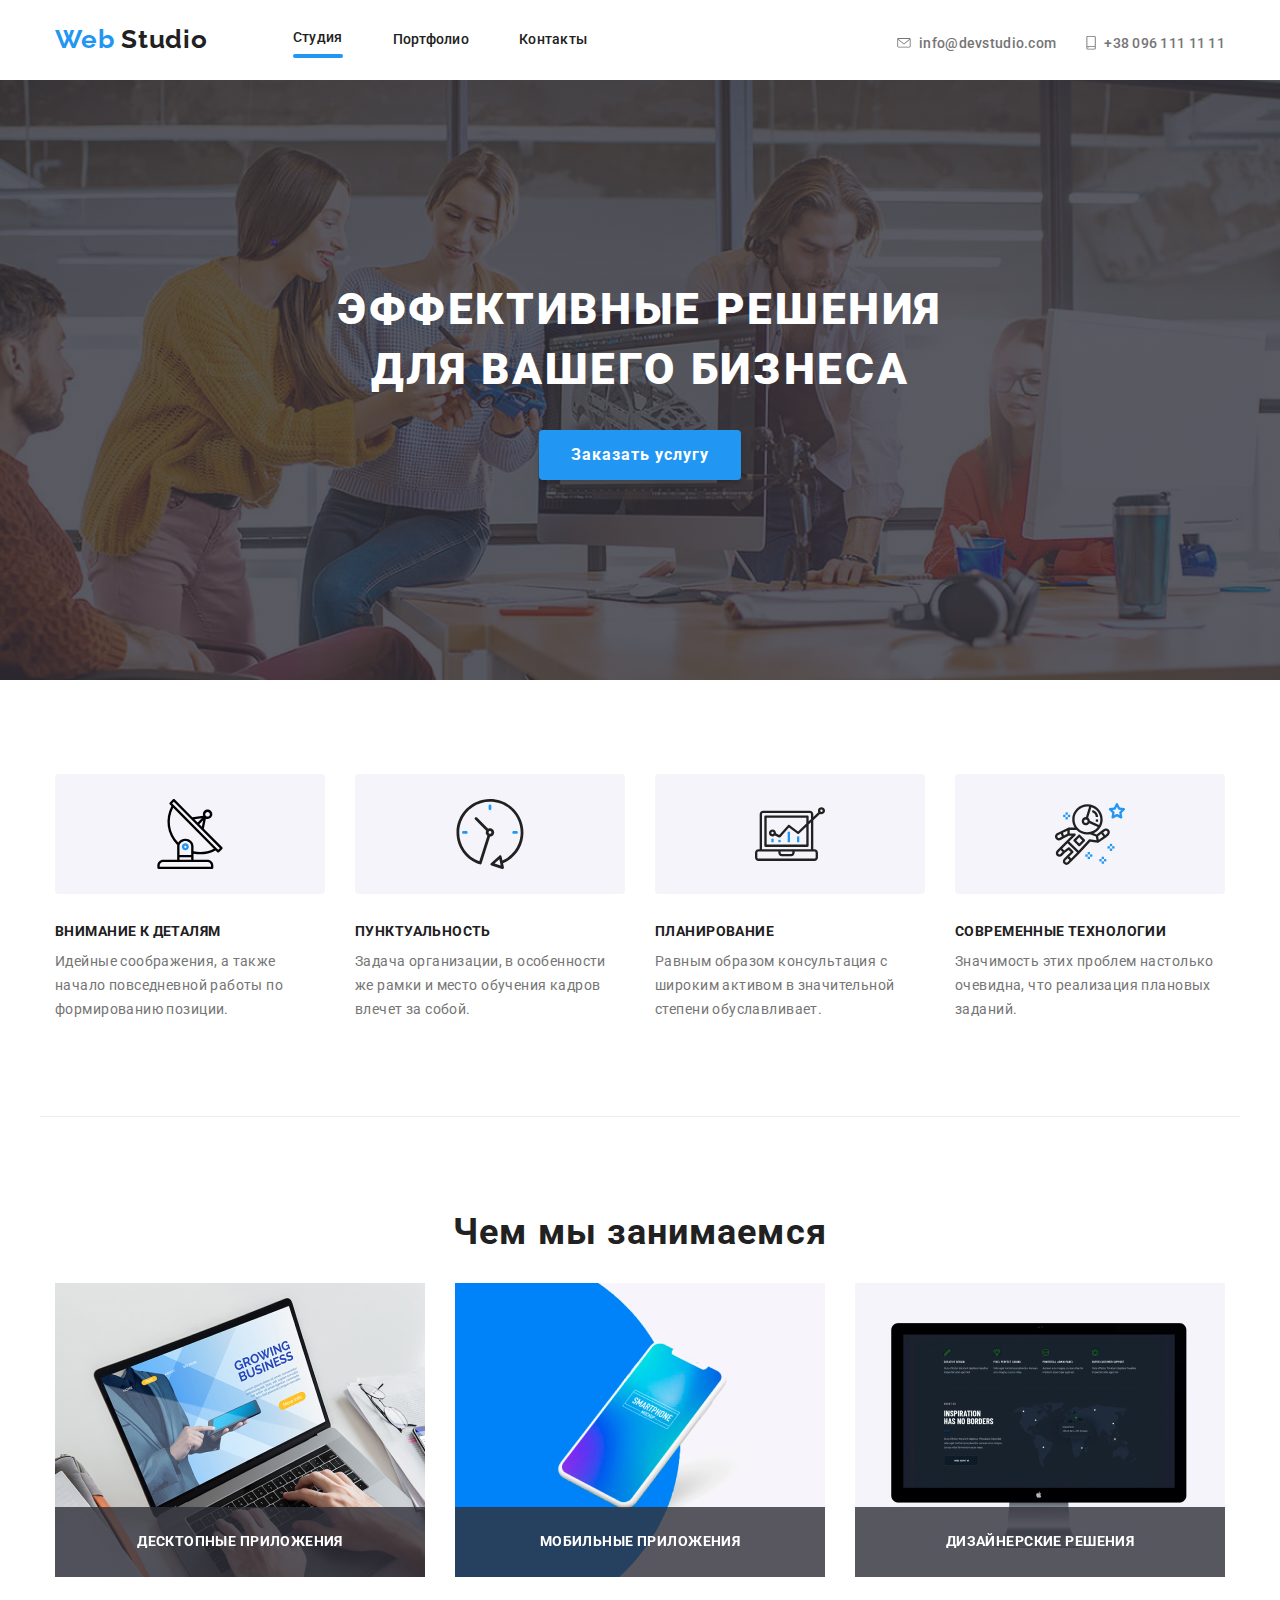
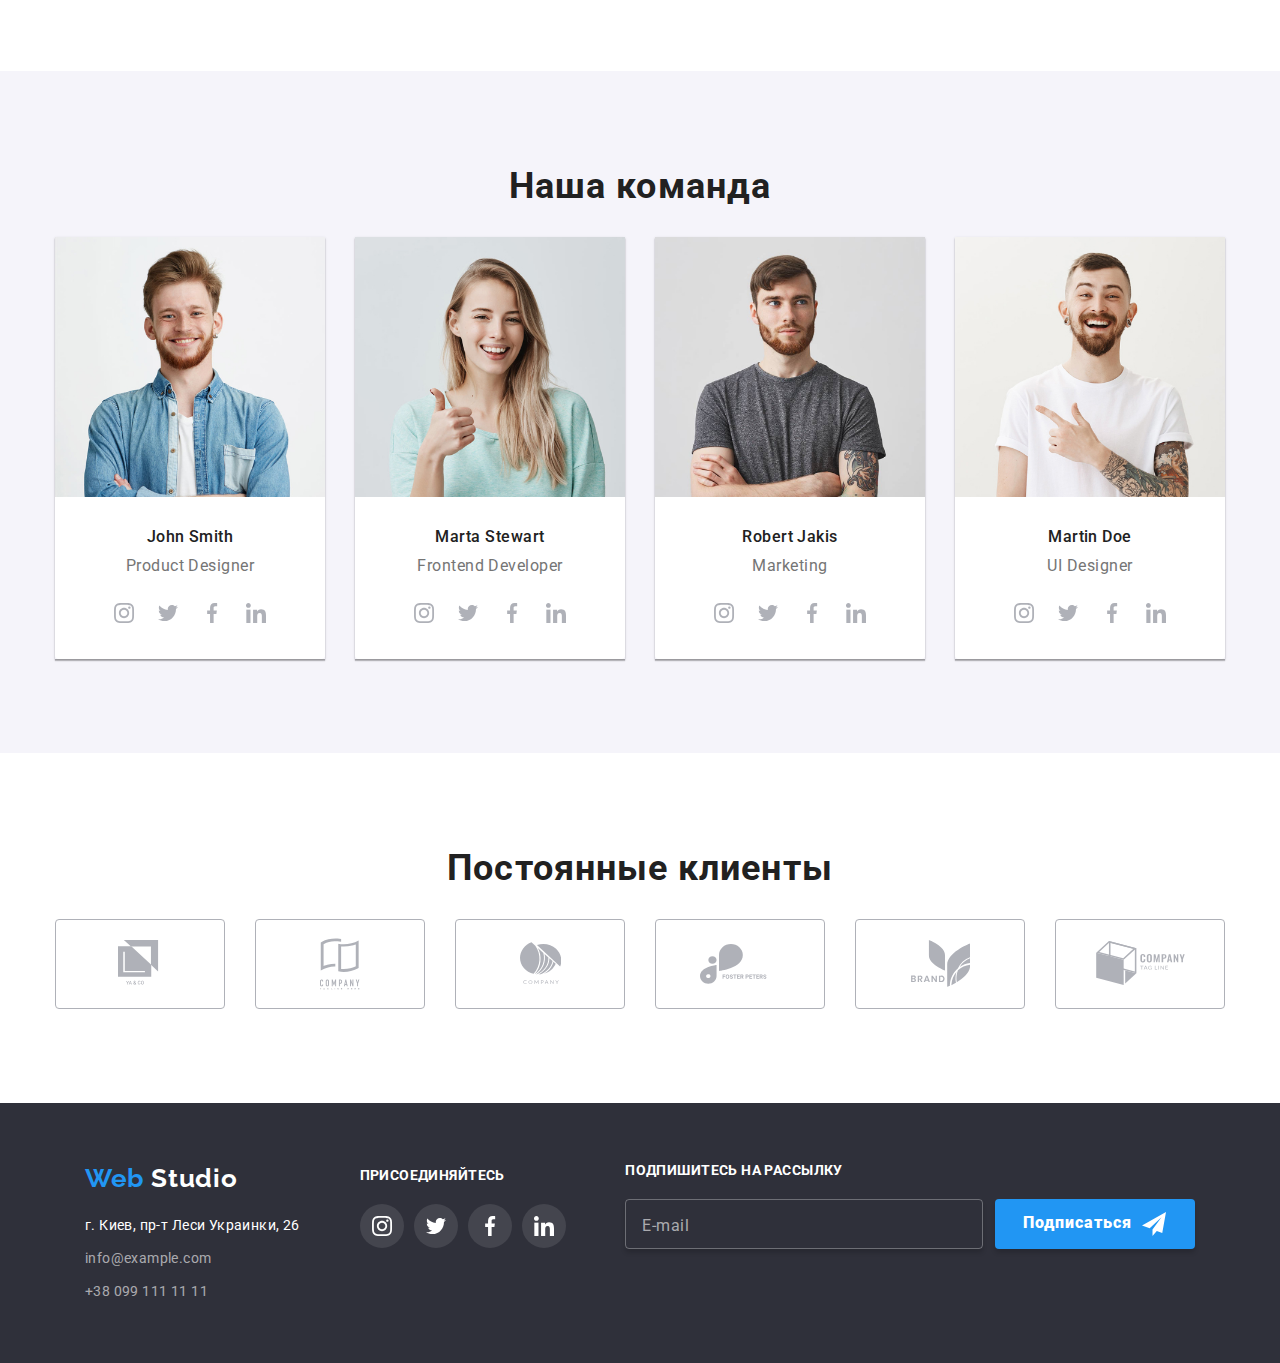
<file: index.html>
<!DOCTYPE html>
<html lang="ru">
  <head>
    <meta charset="UTF-8" />
    <meta name="viewport" content="width=device-width, initial-scale=1.0" />
    <title lang="en">Document</title>
    <link
      href="https://fonts.googleapis.com/css2?family=Raleway:wght@700&family=Roboto:wght@400;500;700;900&display=swap"
      rel="stylesheet"
    />
    <link
      rel="stylesheet"
      href="https://cdnjs.cloudflare.com/ajax/libs/modern-normalize/0.6.0/modern-normalize.min.css"
    />
    <link rel="stylesheet" href="./css/main.min.css" />
  </head>
  <body class="page">
    <!-- Header -->
    <header class="header">
      <div class="container">
        <nav class="header-nav">
          <a href="./index.html" lang="en" class="logo-link"
            ><span>Web&nbsp;</span>Studio</a
          >
        </nav>
        <button
          class="header-button-menu"
          aria-expanded="false"
          aria-controls="menu-container"
          data-menu-button
        >
          <svg
            class="icon"
            aria-label="Переключатель мобильного меню"
            width="40"
            height="40"
          >
            <use href="./images/symbol-defs.svg#close" class="close"></use>
            <use href="./images/symbol-defs.svg#menu" class="menu"></use>
          </svg>
        </button>
        <div class="mobile-menu" data-menu>
          <ul class="site-nav list">
            <li class="item">
              <a
                href="./index.html"
                class="link active-link-studio current header-font"
                >Студия</a
              >
            </li>
            <li class="item">
              <a
                href="./portfolio.html"
                class="link active-link-portfolio header-font"
                >Портфолио</a
              >
            </li>
            <li class="item">
              <a href="" class="link active-link-contacts header-font"
                >Контакты</a
              >
            </li>
          </ul>

          <ul class="auth-nav list">
            <li class="item">
              <a
                href="mailto:info@devstudio.com"
                class="link mail-icon header-font"
                ><svg class="envelope-icon-sprite" width="16" height="11">
                  <use href="./images/symbol-defs.svg#envelope"></use>
                </svg>
                info@devstudio.com</a
              >
            </li>
            <li class="item">
              <a href="tel:+380961111111" class="link phone-icon header-font"
                ><svg class="smartphone-icon-sprite" width="11" height="16">
                  <use href="./images/symbol-defs.svg#smartphone"></use>
                </svg>
                +38 096 111 11 11</a
              >
            </li>
          </ul>
        </div>
      </div>
    </header>
    <!-- Main section -->
    <main>
      <section class="hero">
        <div class="overlay">
          <h1 class="hero-title">
            Эффективные решения <br />
            для вашего бизнеса
          </h1>
          <div class="around-button-hero">
            <button data-open-modal class="button-hero">Заказать услугу</button>
          </div>
          <div class="backdrop is-hidden" data-backdrop>
            <div class="modal">
              <button data-close-modal type="button" class="modal-close">
                <svg class="modal-close-icon" width="18" height="18">
                  <use href="./images/symbol-defs.svg#close-cross"></use>
                </svg>
              </button>
              <div class="relative">
                <b class="form-title"
                  >Оставьте свои данные, мы вам перезвоним</b
                >
                <form action="./index.html" autocomplete="off">
                  <ul class="form-list list">
                    <li class="item">
                      <label class="form-field">
                        <input
                          type="text"
                          name="name"
                          placeholder=" "
                          class="form-input"
                        />
                        <span class="form-label">Имя</span>
                        <span>
                          <svg class="icon">
                            <use
                              href="./images/symbol-defs.svg#form-person"
                            ></use>
                          </svg>
                        </span>
                      </label>
                    </li>
                    <li class="item">
                      <label class="form-field">
                        <input
                          type="tel"
                          name="phone"
                          placeholder=" "
                          class="form-input"
                        />
                        <span class="form-label">Телефон</span>
                        <span>
                          <svg class="icon">
                            <use
                              href="./images/symbol-defs.svg#form-phone"
                            ></use>
                          </svg>
                        </span>
                      </label>
                    </li>
                    <li class="item">
                      <label class="form-field">
                        <input
                          type="email"
                          name="email"
                          placeholder=" "
                          class="form-input"
                        />
                        <span class="form-label">Почта</span>
                        <span>
                          <svg class="icon">
                            <use
                              href="./images/symbol-defs.svg#form-email"
                            ></use>
                          </svg>
                        </span>
                      </label>
                    </li>
                    <li>
                      <label class="form-field-textarea">
                        <textarea
                          name="comment"
                          rows="6"
                          placeholder=" "
                          class="form-textarea"
                        ></textarea>
                        <span class="textarea-label-comment">Комментарий</span>
                      </label>
                    </li>
                  </ul>
                  <div class="form-caption">
                    <label for="agreement" class="form-agreement-label">
                      <input
                        type="checkbox"
                        name="agreement"
                        id="agreement"
                        class="form-agreement-input"
                      />
                      <span class="form-agreement-icon">
                        <svg class="form-agreement-svg">
                          <use
                            href="./images/symbol-defs.svg#empty-checkbox"
                          ></use>
                        </svg>
                      </span>
                      <span class="form-agreement-text">
                        Соглашаюсь с рассылкой и принимаю&nbsp;
                        <a href="./index.html" class="form-agreement-link"
                          >Условия договора</a
                        >
                      </span>
                    </label>
                  </div>
                  <button class="form-button-send" type="button">
                    Отправить
                  </button>
                </form>
              </div>
            </div>
          </div>
        </div>
      </section>
      <!-- Information about the project -->
      <section class="our-features">
        <h2 class="visually-hidden">Наши преимущества</h2>
        <div class="container">
          <ul class="list">
            <li class="item">
              <div class="interactive-pic">
                <svg
                  class="features-antenna-icon-sprite"
                  width="70"
                  height="70"
                >
                  <use href="./images/symbol-defs.svg#Vector"></use>
                </svg>
              </div>
              <h3 class="title">Внимание к деталям</h3>
              <p class="text">
                Идейные соображения, а также начало повседневной работы по
                формированию позиции.
              </p>
            </li>
            <li class="item">
              <div class="interactive-pic">
                <svg class="features-clock-icon-sprite" width="70" height="70">
                  <use href="./images/symbol-defs.svg#Vector-2"></use>
                </svg>
              </div>
              <h3 class="title">Пунктуальность</h3>
              <p class="text">
                Задача организации, в особенности же рамки и место обучения
                кадров влечет за собой.
              </p>
            </li>
            <li class="item">
              <div class="interactive-pic">
                <svg class="features-laptop-icon-sprite" width="70" height="70">
                  <use href="./images/symbol-defs.svg#Vector-3"></use>
                </svg>
              </div>
              <h3 class="title">Планирование</h3>
              <p class="text">
                Равным образом консультация с широким активом в значительной
                степени обуславливает.
              </p>
            </li>
            <li class="item">
              <div class="interactive-pic">
                <svg
                  class="features-astronaut-icon-sprite"
                  width="70"
                  height="70"
                >
                  <use href="./images/symbol-defs.svg#Vector-4"></use>
                </svg>
              </div>
              <h3 class="title">Современные технологии</h3>
              <p class="text">
                Значимость этих проблем настолько очевидна, что реализация
                плановых заданий.
              </p>
            </li>
          </ul>
        </div>
      </section>
      <!-- what we are doing -->
      <section class="our-job">
        <div class="container">
          <h2 class="heading">Чем мы занимаемся</h2>
          <ul class="production list">
            <li class="item">
              <img
                srcset="
                  ./images/about-company/img.jpg    1x,
                  ./images/about-company/img@2x.jpg 2x,
                  ./images/about-company/img@3x.jpg 3x
                "
                src="./images/about-company/img.jpg"
                alt="открытый-ноутбук"
                width="370"
                height="294"
                class="display-block"
              />

              <div class="title-box">
                <h3 class="title bg-color">Десктопные приложения</h3>
              </div>
            </li>
            <li class="item">
              <img
                srcset="
                  ./images/about-company/box.jpg    1x,
                  ./images/about-company/box@2x.jpg 2x,
                  ./images/about-company/box@3x.jpg 3x
                "
                src="./images/about-company/box.jpg"
                alt="смартфон"
                width="370"
                height="294"
                class="display-block"
              />
              <div class="title-box">
                <h3 class="title bg-color">Мобильные приложения</h3>
              </div>
            </li>
            <li class="item">
              <img
                srcset="
                  ./images/about-company/img2.jpg    1x,
                  ./images/about-company/img2@2x.jpg 2x,
                  ./images/about-company/img2@3x.jpg 3x
                "
                src="./images/about-company/img2.jpg"
                alt="вид-компьютера-с-рабочим-столом"
                width="370"
                height="294"
                class="display-block"
              />
              <div class="title-box">
                <h3 class="title bg-color">Дизайнерские решения</h3>
              </div>
            </li>
          </ul>
        </div>
      </section>
      <!-- Our team -->
      <section class="team">
        <div class="container">
          <h2 class="heading">Наша команда</h2>
          <ul class="list">
            <li class="item-box card-shadow">
              <div class="thumb">
                <img
                  srcset="
                    ./images/team-photos/smith.jpg    1x,
                    ./images/team-photos/smith@2x.jpg 2x,
                    ./images/team-photos/smith@3x.jpg 3x
                  "
                  src="./images/team-photos/smith.jpg "
                  alt="фото-дизайнера-продукта-Джон-Смит"
                  class="display-block"
                />
              </div>
              <div class="team-member-description">
                <h3 lang="en" class="name">John Smith</h3>
                <p lang="en" class="profession">Product Designer</p>
                <ul class="social-links list">
                  <li class="item">
                    <a
                      href="https://instagram.com"
                      aria-label="Ссылка на Instagram"
                      class="instagram-icon"
                    >
                      <svg
                        class="team-instagram-icon-sprite"
                        width="44"
                        height="44"
                      >
                        <use href="./images/symbol-defs.svg#instagram"></use>
                      </svg>
                    </a>
                  </li>
                  <li class="item">
                    <a
                      href="https://twitter.com"
                      aria-label="Ссылка на Twitter"
                      class="twitter-icon"
                    >
                      <svg
                        class="team-twitter-icon-sprite"
                        width="44"
                        height="44"
                      >
                        <use href="./images/symbol-defs.svg#twitter"></use>
                      </svg>
                    </a>
                  </li>
                  <li class="item">
                    <a
                      href="https://facebook.com"
                      aria-label="Ссылка на Facebook"
                      class="facebook-icon"
                      ><svg
                        class="team-facebook-icon-sprite"
                        width="44"
                        height="44"
                      >
                        <use href="./images/symbol-defs.svg#facebook"></use>
                      </svg>
                    </a>
                  </li>
                  <li class="item">
                    <a
                      href="https://linkedin.com"
                      aria-label="Ссылка на LinkedIn"
                      class="linkedin-icon"
                      ><svg
                        class="team-linkedin-icon-sprite"
                        width="44"
                        height="44"
                      >
                        <use href="./images/symbol-defs.svg#linkedin"></use>
                      </svg>
                    </a>
                  </li>
                </ul>
              </div>
            </li>
            <li class="item-box card-shadow">
              <div class="thumb">
                <img
                  srcset="
                    ./images/team-photos/stewart.jpg    1x,
                    ./images/team-photos/stewart@2x.jpg 2x,
                    ./images/team-photos/stewart@3x.jpg 3x
                  "
                  src="./images/team-photos/stewart.jpg"
                  alt="фото-разработчика-Марта-Стюарт"
                  class="display-block"
                />
              </div>
              <div class="team-member-description">
                <h3 lang="en" class="name">Marta Stewart</h3>
                <p lang="en" class="profession">Frontend Developer</p>
                <ul class="social-links list">
                  <li class="item">
                    <a
                      href="https://instagram.com"
                      aria-label="Ссылка на Instagram"
                      class="instagram-icon"
                    >
                      <svg
                        class="team-instagram-icon-sprite"
                        width="44"
                        height="44"
                      >
                        <use href="./images/symbol-defs.svg#instagram"></use>
                      </svg>
                    </a>
                  </li>
                  <li class="item">
                    <a
                      href="https://twitter.com"
                      aria-label="Ссылка на Twitter"
                      class="twitter-icon"
                    >
                      <svg
                        class="team-twitter-icon-sprite"
                        width="44"
                        height="44"
                      >
                        <use href="./images/symbol-defs.svg#twitter"></use>
                      </svg>
                    </a>
                  </li>
                  <li class="item">
                    <a
                      href="https://facebook.com"
                      aria-label="Ссылка на Facebook"
                      class="facebook-icon"
                      ><svg
                        class="team-facebook-icon-sprite"
                        width="44"
                        height="44"
                      >
                        <use href="./images/symbol-defs.svg#facebook"></use>
                      </svg>
                    </a>
                  </li>
                  <li class="item">
                    <a
                      href="https://linkedin.com"
                      aria-label="Ссылка на LinkedIn"
                      class="linkedin-icon"
                      ><svg
                        class="team-linkedin-icon-sprite"
                        width="44"
                        height="44"
                      >
                        <use href="./images/symbol-defs.svg#linkedin"></use>
                      </svg>
                    </a>
                  </li>
                </ul>
              </div>
            </li>
            <li class="item-box card-shadow">
              <div class="thumb">
                <img
                  srcset="
                    ./images/team-photos/jakis.jpg    1x,
                    ./images/team-photos/jakis@2x.jpg 2x,
                    ./images/team-photos/jakis@3x.jpg 3x
                  "
                  src="./images/team-photos/jakis.jpg"
                  alt="фото-специалиста-по-маркетингу-Роберт-Джакис"
                  class="display-block"
                />
              </div>
              <div class="team-member-description">
                <h3 lang="en" class="name">Robert Jakis</h3>
                <p lang="en" class="profession">Marketing</p>
                <ul class="social-links list">
                  <li class="item">
                    <a
                      href="https://instagram.com"
                      aria-label="Ссылка на Instagram"
                      class="instagram-icon"
                    >
                      <svg
                        class="team-instagram-icon-sprite"
                        width="44"
                        height="44"
                      >
                        <use href="./images/symbol-defs.svg#instagram"></use>
                      </svg>
                    </a>
                  </li>
                  <li class="item">
                    <a
                      href="https://twitter.com"
                      aria-label="Ссылка на Twitter"
                      class="twitter-icon"
                    >
                      <svg
                        class="team-twitter-icon-sprite"
                        width="44"
                        height="44"
                      >
                        <use href="./images/symbol-defs.svg#twitter"></use>
                      </svg>
                    </a>
                  </li>
                  <li class="item">
                    <a
                      href="https://facebook.com"
                      aria-label="Ссылка на Facebook"
                      class="facebook-icon"
                      ><svg
                        class="team-facebook-icon-sprite"
                        width="44"
                        height="44"
                      >
                        <use href="./images/symbol-defs.svg#facebook"></use>
                      </svg>
                    </a>
                  </li>
                  <li class="item">
                    <a
                      href="https://linkedin.com"
                      aria-label="Ссылка на LinkedIn"
                      class="linkedin-icon"
                      ><svg
                        class="team-linkedin-icon-sprite"
                        width="44"
                        height="44"
                      >
                        <use href="./images/symbol-defs.svg#linkedin"></use>
                      </svg>
                    </a>
                  </li>
                </ul>
              </div>
            </li>
            <li class="item-box card-shadow">
              <div class="thumb">
                <img
                  srcset="
                    ./images/team-photos/doe.jpg    1x,
                    ./images/team-photos/doe@2x.jpg 2x,
                    ./images/team-photos/doe@3x.jpg 3x
                  "
                  src="./images/team-photos/doe.jpg"
                  alt="фото-дизайнера-Мартин-До"
                  class="display-block"
                />
              </div>
              <div class="team-member-description">
                <h3 lang="en" class="name">Martin Doe</h3>
                <p lang="en" class="profession">UI Designer</p>
                <ul class="social-links list">
                  <li class="item">
                    <a
                      href="https://instagram.com"
                      aria-label="Ссылка на Instagram"
                      class="instagram-icon"
                    >
                      <svg
                        class="team-instagram-icon-sprite"
                        width="44"
                        height="44"
                      >
                        <use href="./images/symbol-defs.svg#instagram"></use>
                      </svg>
                    </a>
                  </li>
                  <li class="item">
                    <a
                      href="https://twitter.com"
                      aria-label="Ссылка на Twitter"
                      class="twitter-icon"
                    >
                      <svg
                        class="team-twitter-icon-sprite"
                        width="44"
                        height="44"
                      >
                        <use href="./images/symbol-defs.svg#twitter"></use>
                      </svg>
                    </a>
                  </li>
                  <li class="item">
                    <a
                      href="https://facebook.com"
                      aria-label="Ссылка на Facebook"
                      class="facebook-icon"
                      ><svg
                        class="team-facebook-icon-sprite"
                        width="44"
                        height="44"
                      >
                        <use href="./images/symbol-defs.svg#facebook"></use>
                      </svg>
                    </a>
                  </li>
                  <li class="item">
                    <a
                      href="https://linkedin.com"
                      aria-label="Ссылка на LinkedIn"
                      class="linkedin-icon"
                      ><svg
                        class="team-linkedin-icon-sprite"
                        width="44"
                        height="44"
                      >
                        <use href="./images/symbol-defs.svg#linkedin"></use>
                      </svg>
                    </a>
                  </li>
                </ul>
              </div>
            </li>
          </ul>
        </div>
      </section>
      <!-- Our clients -->
      <section class="our-clients">
        <div class="container">
          <h2 class="heading">Постоянные клиенты</h2>
          <ul class="list">
            <li class="item">
              <a href="" class="link"
                ><svg class="client-yaco-icon-sprite" width="44" height="49">
                  <use href="./images/symbol-defs.svg#client-yaco"></use>
                </svg>
              </a>
            </li>
            <li class="item">
              <a href="" class="link"
                ><svg class="client-tagline-icon-sprite" width="40" height="52">
                  <use
                    href="./images/symbol-defs.svg#client-company-tagline"
                  ></use>
                </svg>
              </a>
            </li>
            <li class="item">
              <a href="" class="link"
                ><svg class="client-company-icon-sprite" width="41" height="43">
                  <use href="./images/symbol-defs.svg#client-company"></use>
                </svg>
              </a>
            </li>
            <li class="item">
              <a href="" class="link"
                ><svg class="client-foster-icon-sprite" width="80" height="42">
                  <use
                    href="./images/symbol-defs.svg#client-foster-peters"
                  ></use>
                </svg>
              </a>
            </li>
            <li class="item">
              <a href="" class="link"
                ><svg class="client-brand-icon-sprite" width="59" height="47">
                  <use href="./images/symbol-defs.svg#client-brand"></use>
                </svg>
              </a>
            </li>
            <li class="item">
              <a href="" class="link"
                ><svg class="client-cube-icon-sprite" width="89" height="45">
                  <use
                    href="./images/symbol-defs.svg#client-company-cube"
                  ></use>
                </svg>
              </a>
            </li>
          </ul>
        </div>
      </section>
    </main>
    <!-- Footer -->
    <footer class="footer">
      <div class="container">
        <div class="footer-main">
          <div class="logo-address">
            <a href="./index.html" lang="en" class="logo-link-footer"
              >Web&nbsp;<span>Studio</span></a
            >
            <address>
              <p class="address">г. Киев, пр-т Леси Украинки, 26</p>
              <ul class="contacts list">
                <li class="item">
                  <a href="mailto:info@example.com" class="footer-contacts"
                    >info@example.com</a
                  >
                </li>
                <li class="item">
                  <a href="tel:+380991111111" class="footer-contacts"
                    >+38 099 111 11 11</a
                  >
                </li>
              </ul>
            </address>
          </div>
          <div class="join-us">
            <p class="title">присоединяйтесь</p>
            <ul class="social-links list">
              <li class="item">
                <a
                  href="https://instagram.com"
                  class="instagram-icon"
                  aria-label="Ссылка на Instagram"
                >
                  <svg width="44" height="44">
                    <use href="./images/symbol-defs.svg#instagram"></use>
                  </svg>
                </a>
              </li>
              <li class="item">
                <a
                  href="https://twitter.com"
                  class="twitter-icon"
                  aria-label="Ссылка на Twitter"
                >
                  <svg width="44" height="44">
                    <use href="./images/symbol-defs.svg#twitter"></use>
                  </svg>
                </a>
              </li>
              <li class="item">
                <a
                  href="https://facebook.com"
                  class="facebook-icon"
                  aria-label="Ссылка на Facebook"
                >
                  <svg width="44" height="44">
                    <use href="./images/symbol-defs.svg#facebook"></use>
                  </svg>
                </a>
              </li>
              <li class="item">
                <a
                  href="https://linkedin.com"
                  class="linkedin-icon"
                  aria-label="Ссылка на LinkedIn"
                  ><svg width="44" height="44">
                    <use href="./images/symbol-defs.svg#linkedin"></use>
                  </svg>
                </a>
              </li>
            </ul>
          </div>
          <div class="footer-subscription">
            <p class="title">подпишитесь на рассылку</p>
            <form action="./index.html" method="post" class="footer-form">
              <input
                type="email"
                name="email"
                placeholder="E-mail"
                class="subscription-input"
              />
              <button type="submit" class="button-footer">
                Подписаться
                <svg class="portfolio-icon-send" width="24" height="24">
                  <use href="./images/symbol-defs.svg#icon-send"></use>
                </svg>
              </button>
            </form>
          </div>
        </div>
        <div class="copyright">
          <p class="authors" lang="en">2020 | Developed by GoIT Students</p>
        </div>
      </div>
    </footer>
    <script src="./js/menu.js"></script>
    <script>
      const refs = {
        openModalBtn: document.querySelector("[data-open-modal]"),
        closeModalBtn: document.querySelector("[data-close-modal]"),
        backdrop: document.querySelector("[data-backdrop]"),
      };

      refs.openModalBtn.addEventListener("click", toggleModal);
      refs.closeModalBtn.addEventListener("click", toggleModal);

      refs.backdrop.addEventListener("click", logBackdropClick);

      function toggleModal() {
        refs.backdrop.classList.toggle("is-hidden");
        document.body.classList.toggle("modal-open");
        refs.modal.classList.toggle("is-hidden");
      }

      function logBackdropClick() {
        console.log("Это клик в бекдроп");
      }
    </script>
  </body>
</html>
</file>
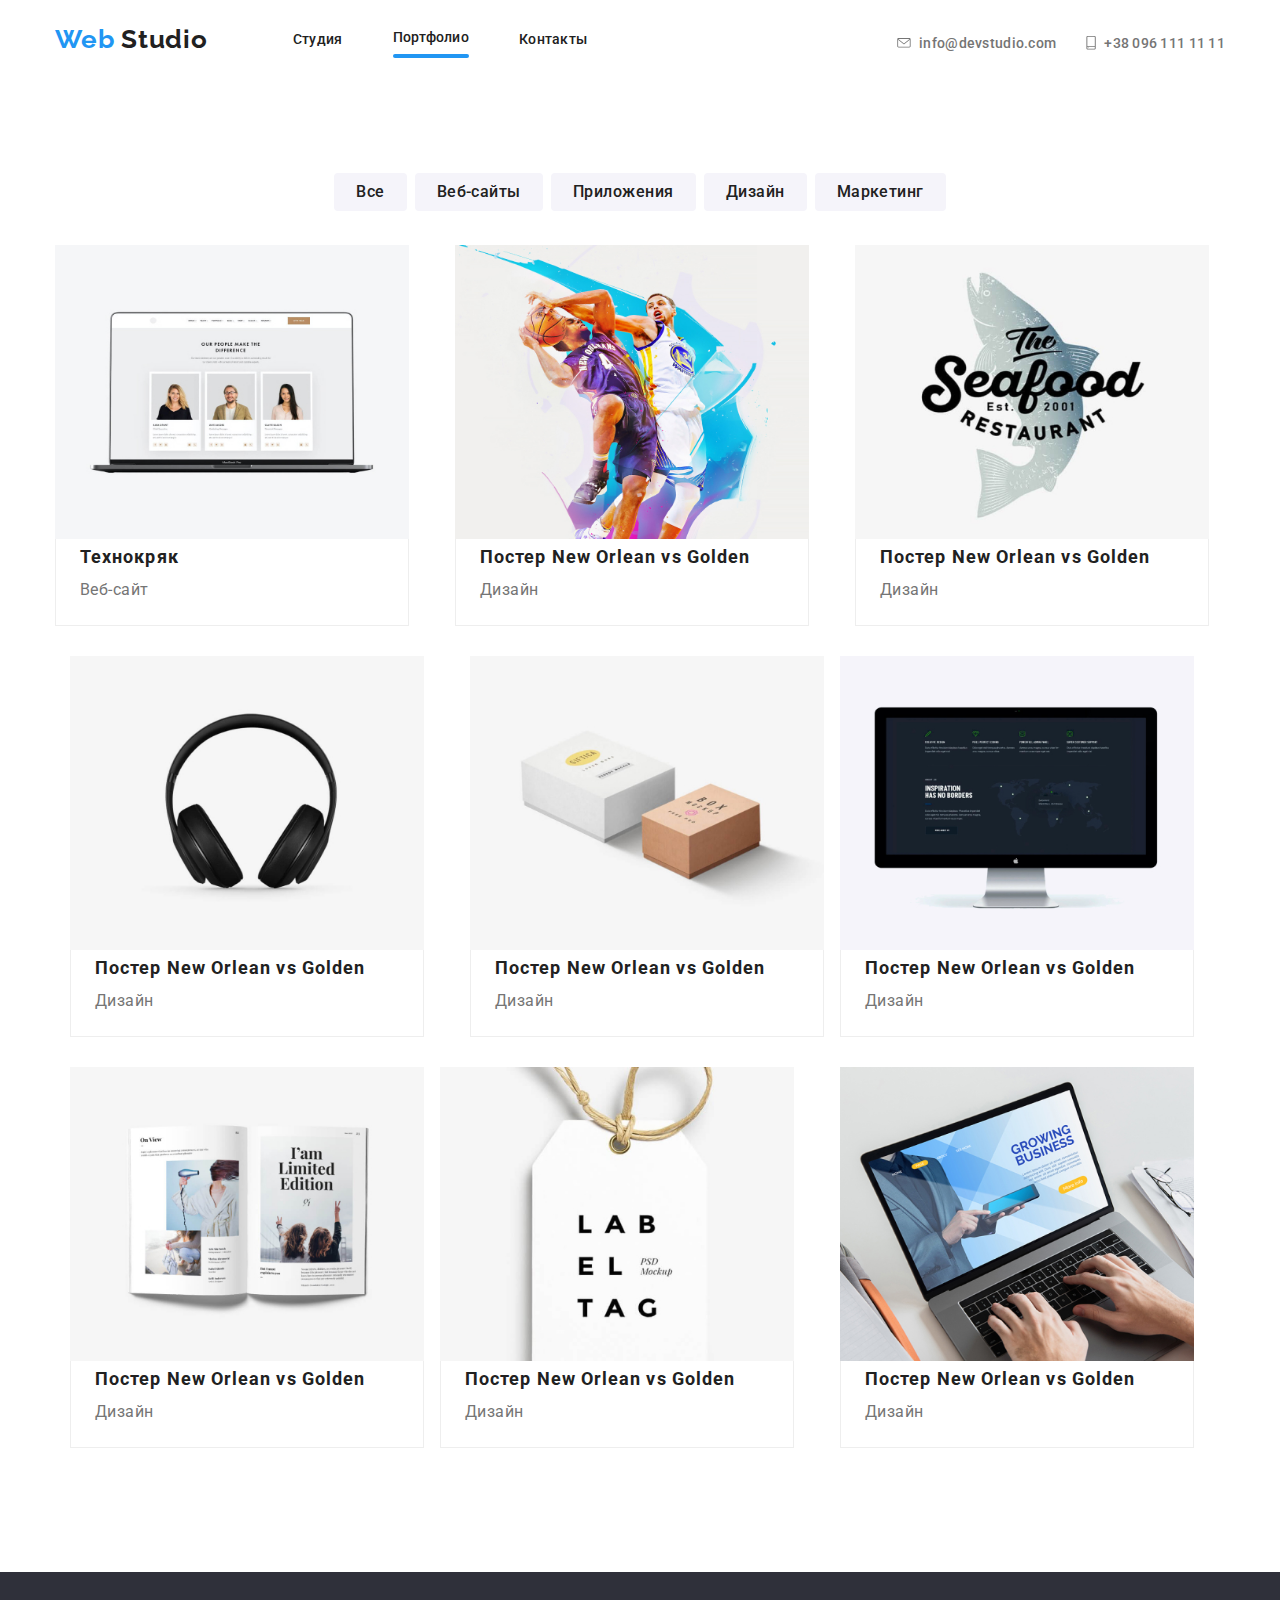
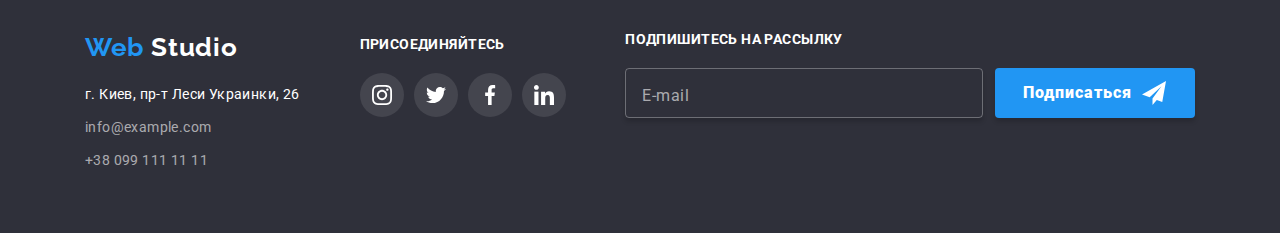
<file: portfolio.html>
<!DOCTYPE html>
<html lang="ru">
  <head>
    <meta charset="UTF-8" />
    <meta name="viewport" content="width=device-width, initial-scale=1.0" />
    <title lang="en">Portfolio</title>
    <link
      href="https://fonts.googleapis.com/css2?family=Raleway:wght@700&family=Roboto:wght@400;500;700&display=swap"
      rel="stylesheet"
    />
    <link
      rel="stylesheet"
      href="https://cdnjs.cloudflare.com/ajax/libs/modern-normalize/0.6.0/modern-normalize.min.css"
    />
    <link rel="stylesheet" href="./css/main.min.css" />
  </head>
  <body class="page">
    <!-- Header -->
    <header class="header">
      <div class="container">
        <nav class="header-nav">
          <a href="./index.html" lang="en" class="logo-link"
            ><span>Web&nbsp;</span>Studio</a
          >
        </nav>
        <button
          class="header-button-menu"
          aria-expanded="false"
          aria-controls="menu-container"
          data-menu-button
        >
          <svg
            class="icon"
            aria-label="Переключатель мобильного меню"
            width="40"
            height="40"
          >
            <use href="./images/symbol-defs.svg#close" class="close"></use>
            <use href="./images/symbol-defs.svg#menu" class="menu"></use>
          </svg>
        </button>
        <div class="mobile-menu" data-menu>
          <ul class="site-nav list">
            <li class="item">
              <a href="./index.html" class="link active-link-studio header-font"
                >Студия</a
              >
            </li>
            <li class="item">
              <a
                href="./portfolio.html"
                class="link active-link-portfolio current header-font"
                >Портфолио</a
              >
            </li>
            <li class="item">
              <a href="" class="link active-link-contacts header-font"
                >Контакты</a
              >
            </li>
          </ul>

          <ul class="auth-nav list">
            <li class="item">
              <a
                href="mailto:info@devstudio.com"
                class="link mail-icon header-font"
                ><svg class="envelope-icon-sprite" width="16" height="11">
                  <use href="./images/symbol-defs.svg#envelope"></use>
                </svg>
                info@devstudio.com</a
              >
            </li>
            <li class="item">
              <a href="tel:+380961111111" class="link phone-icon header-font"
                ><svg class="smartphone-icon-sprite" width="11" height="16">
                  <use href="./images/symbol-defs.svg#smartphone"></use>
                </svg>
                +38 096 111 11 11</a
              >
            </li>
          </ul>
        </div>
      </div>
    </header>
    <!-- Main section     -->
    <main class="portfolio">
      <h1 class="visually-hidden">Портфолио</h1>
      <section class="container">
        <ul class="filter-button list">
          <li class="item">
            <button type="button" class="button-portfolio">Все</button>
          </li>
          <li class="item">
            <button type="button" class="button-portfolio">Веб-сайты</button>
          </li>
          <li class="item">
            <button type="button" class="button-portfolio">Приложения</button>
          </li>
          <li class="item">
            <button type="button" class="button-portfolio">Дизайн</button>
          </li>
          <li class="item">
            <button type="button" class="button-portfolio">Маркетинг</button>
          </li>
        </ul>

        <ul class="portfolio-preview list">
          <li class="item">
            <a href="">
              <div class="preview-pic-box">
                <img
                  class="preview-pic"
                  srcset="
                    ./images/portfolio/jobs-preview/tehnocrack.jpg    1x,
                    ./images/portfolio/jobs-preview/tehnocrack@2x.jpg 2x,
                    ./images/portfolio/jobs-preview/tehnocrack@3x.jpg 3x
                  "
                  src="./images/portfolio/jobs-preview/tehnocrack.jpg"
                  alt="рабочий-стол-на-ноутбуке"
                  width="370"
                  height="294"
                />
                <div class="item-text">
                  <p class="text">
                    Технокряк это современная площадка распространения
                    коронавируса. Компании используют эту платформу для
                    цифрового шпионажа и атак на защищённые сервера конкурентов.
                  </p>
                </div>
              </div>
              <div class="caption-box">
                <div class="caption">
                  <h2 class="title">Технокряк</h2>
                  <p class="description">Веб-сайт</p>
                </div>
              </div>
            </a>
          </li>
          <li class="item">
            <a href="">
              <div class="preview-pic-box">
                <img
                  class="preview-pic"
                  srcset="
                    ./images/portfolio/jobs-preview/poster.jpg    1x,
                    ./images/portfolio/jobs-preview/poster@2x.jpg 2x,
                    ./images/portfolio/jobs-preview/poster@3x.jpg 3x
                  "
                  src="./images/portfolio/jobs-preview/poster.jpg"
                  alt="постер-с-баскетбольными-игроками"
                  width="370"
                  height="294"
                />
                <div class="item-text">
                  <p class="text">
                    Технокряк это современная площадка распространения
                    коронавируса. Компании используют эту платформу для
                    цифрового шпионажа и атак на защищённые сервера конкурентов.
                  </p>
                </div>
              </div>
              <div class="caption-box">
                <div class="caption">
                  <h2 class="title">Постер New Orlean vs Golden</h2>
                  <p class="description">Дизайн</p>
                </div>
              </div>
            </a>
          </li>
          <li class="item">
            <a href="">
              <div class="preview-pic-box">
                <img
                  class="preview-pic"
                  srcset="
                    ./images/portfolio/jobs-preview/restaurant-seafood.jpg    1x,
                    ./images/portfolio/jobs-preview/restaurant-seafood@2x.jpg 2x,
                    ./images/portfolio/jobs-preview/restaurant-seafood@3x.jpg 3x
                  "
                  src="./images/portfolio/jobs-preview/restaurant-seafood.jpg"
                  alt="реклама-ресторана-морепродуктов"
                  width="370"
                  height="294"
                />
                <div class="item-text">
                  <p class="text">
                    Технокряк это современная площадка распространения
                    коронавируса. Компании используют эту платформу для
                    цифрового шпионажа и атак на защищённые сервера конкурентов.
                  </p>
                </div>
              </div>
              <div class="caption-box">
                <div class="caption">
                  <h2 class="title">Постер New Orlean vs Golden</h2>
                  <p class="description">Дизайн</p>
                </div>
              </div>
            </a>
          </li>
          <li class="item">
            <a href="">
              <div class="preview-pic-box">
                <img
                  class="preview-pic"
                  srcset="
                    ./images/portfolio/jobs-preview/project-prime.jpg    1x,
                    ./images/portfolio/jobs-preview/project-prime@2x.jpg 2x,
                    ./images/portfolio/jobs-preview/project-prime@3x.jpg 3x
                  "
                  src="./images/portfolio/jobs-preview/project-prime.jpg"
                  alt="наушники"
                  width="370"
                  height="294"
                />
                <div class="item-text">
                  <p class="text">
                    Технокряк это современная площадка распространения
                    коронавируса. Компании используют эту платформу для
                    цифрового шпионажа и атак на защищённые сервера конкурентов.
                  </p>
                </div>
              </div>
              <div class="caption-box">
                <div class="caption">
                  <h2 class="title">Постер New Orlean vs Golden</h2>
                  <p class="description">Дизайн</p>
                </div>
              </div>
            </a>
          </li>
          <li class="item">
            <a href="">
              <div class="preview-pic-box">
                <img
                  class="preview-pic"
                  srcset="
                    ./images/portfolio/jobs-preview/project-boxes.jpg    1x,
                    ./images/portfolio/jobs-preview/project-boxes@2x.jpg 2x,
                    ./images/portfolio/jobs-preview/project-boxes@3x.jpg 3x
                  "
                  src="./images/portfolio/jobs-preview/project-boxes.jpg"
                  alt="две-коробки"
                  width="370"
                  height="294"
                />
                <div class="item-text">
                  <p class="text">
                    Технокряк это современная площадка распространения
                    коронавируса. Компании используют эту платформу для
                    цифрового шпионажа и атак на защищённые сервера конкурентов.
                  </p>
                </div>
              </div>
              <div class="caption-box">
                <div class="caption">
                  <h2 class="title">Постер New Orlean vs Golden</h2>
                  <p class="description">Дизайн</p>
                </div>
              </div>
            </a>
          </li>
          <li class="item">
            <a href="">
              <div class="preview-pic-box">
                <img
                  class="preview-pic"
                  srcset="
                    ./images/portfolio/jobs-preview/inspiration-has-no-borders.jpg    1x,
                    ./images/portfolio/jobs-preview/inspiration-has-no-borders@2x.jpg 2x,
                    ./images/portfolio/jobs-preview/inspiration-has-no-borders@3x.jpg 3x
                  "
                  src="./images/portfolio/jobs-preview/inspiration-has-no-borders.jpg"
                  alt="рабочий-стол-на-ай-маке"
                  width="370"
                  height="294"
                />
                <div class="item-text">
                  <p class="text">
                    Технокряк это современная площадка распространения
                    коронавируса. Компании используют эту платформу для
                    цифрового шпионажа и атак на защищённые сервера конкурентов.
                  </p>
                </div>
              </div>
              <div class="caption-box">
                <div class="caption">
                  <h2 class="title">Постер New Orlean vs Golden</h2>
                  <p class="description">Дизайн</p>
                </div>
              </div>
            </a>
          </li>
          <li class="item">
            <a href="">
              <div class="preview-pic-box">
                <img
                  class="preview-pic"
                  srcset="
                    ./images/portfolio/jobs-preview/limited-edition-publication.jpg    1x,
                    ./images/portfolio/jobs-preview/limited-edition-publication@2x.jpg 2x,
                    ./images/portfolio/jobs-preview/limited-edition-publication@3x.jpg 3x
                  "
                  src="./images/portfolio/jobs-preview/limited-edition-publication.jpg"
                  alt="открытый-разворот-журнала"
                  width="370"
                  height="294"
                />
                <div class="item-text">
                  <p class="text">
                    Технокряк это современная площадка распространения
                    коронавируса. Компании используют эту платформу для
                    цифрового шпионажа и атак на защищённые сервера конкурентов.
                  </p>
                </div>
              </div>
              <div class="caption-box">
                <div class="caption">
                  <h2 class="title">Постер New Orlean vs Golden</h2>
                  <p class="description">Дизайн</p>
                </div>
              </div>
            </a>
          </li>
          <li class="item">
            <a href="">
              <div class="preview-pic-box">
                <img
                  class="preview-pic"
                  srcset="
                    ./images/portfolio/jobs-preview/project-lab.jpg    1x,
                    ./images/portfolio/jobs-preview/project-lab@2x.jpg 2x,
                    ./images/portfolio/jobs-preview/project-lab@3x.jpg 3x
                  "
                  src="./images/portfolio/jobs-preview/project-lab.jpg"
                  alt="лэйбел-бирка"
                  width="370"
                  height="294"
                />
                <div class="item-text">
                  <p class="text">
                    Технокряк это современная площадка распространения
                    коронавируса. Компании используют эту платформу для
                    цифрового шпионажа и атак на защищённые сервера конкурентов.
                  </p>
                </div>
              </div>
              <div class="caption-box">
                <div class="caption">
                  <h2 class="title">Постер New Orlean vs Golden</h2>
                  <p class="description">Дизайн</p>
                </div>
              </div>
            </a>
          </li>
          <li class="item">
            <a href="">
              <div class="preview-pic-box">
                <img
                  class="preview-pic"
                  srcset="
                    ./images/portfolio/jobs-preview/growing-business.jpg    1x,
                    ./images/portfolio/jobs-preview/growing-business@2x.jpg 2x,
                    ./images/portfolio/jobs-preview/growing-business@3x.jpg 3x
                  "
                  src="./images/portfolio/jobs-preview/growing-business.jpg"
                  alt="две-руки-печатающие-на-ноутбуке"
                  width="370"
                  height="294"
                />
                <div class="item-text">
                  <p class="text">
                    Технокряк это современная площадка распространения
                    коронавируса. Компании используют эту платформу для
                    цифрового шпионажа и атак на защищённые сервера конкурентов.
                  </p>
                </div>
              </div>
              <div class="caption-box">
                <div class="caption">
                  <h2 class="title">Постер New Orlean vs Golden</h2>
                  <p class="description">Дизайн</p>
                </div>
              </div>
            </a>
          </li>
        </ul>
      </section>
    </main>
    <!-- Footer -->
    <footer class="footer">
      <div class="container">
        <div class="footer-main">
          <div class="logo-address">
            <a href="./index.html" lang="en" class="logo-link-footer"
              >Web&nbsp;<span>Studio</span></a
            >
            <address>
              <p class="address">г. Киев, пр-т Леси Украинки, 26</p>
              <ul class="contacts list">
                <li class="item">
                  <a href="mailto:info@example.com" class="footer-contacts"
                    >info@example.com</a
                  >
                </li>
                <li class="item">
                  <a href="tel:+380991111111" class="footer-contacts"
                    >+38 099 111 11 11</a
                  >
                </li>
              </ul>
            </address>
          </div>
          <div class="join-us">
            <p class="title">присоединяйтесь</p>
            <ul class="social-links list">
              <li class="item">
                <a
                  href="https://instagram.com"
                  class="instagram-icon"
                  aria-label="Ссылка на Instagram"
                >
                  <svg width="44" height="44">
                    <use href="./images/symbol-defs.svg#instagram"></use>
                  </svg>
                </a>
              </li>
              <li class="item">
                <a
                  href="https://twitter.com"
                  class="twitter-icon"
                  aria-label="Ссылка на Twitter"
                >
                  <svg width="44" height="44">
                    <use href="./images/symbol-defs.svg#twitter"></use>
                  </svg>
                </a>
              </li>
              <li class="item">
                <a
                  href="https://facebook.com"
                  class="facebook-icon"
                  aria-label="Ссылка на Facebook"
                >
                  <svg width="44" height="44">
                    <use href="./images/symbol-defs.svg#facebook"></use>
                  </svg>
                </a>
              </li>
              <li class="item">
                <a
                  href="https://linkedin.com"
                  class="linkedin-icon"
                  aria-label="Ссылка на LinkedIn"
                  ><svg width="44" height="44">
                    <use href="./images/symbol-defs.svg#linkedin"></use>
                  </svg>
                </a>
              </li>
            </ul>
          </div>
          <div class="footer-subscription">
            <p class="title">подпишитесь на рассылку</p>
            <form action="./index.html" method="post" class="footer-form">
              <input
                type="email"
                name="email"
                placeholder="E-mail"
                style="width: 358px; height: 50px;"
                class="subscription-input"
              />
              <button type="submit" class="button-footer">
                Подписаться
                <svg class="portfolio-icon-send" width="24" height="24">
                  <use href="./images/symbol-defs.svg#icon-send"></use>
                </svg>
              </button>
            </form>
          </div>
        </div>
        <div class="copyright">
          <p class="authors" lang="en">2020 | Developed by GoIT Students</p>
        </div>
      </div>
    </footer>
    <script src="./js/menu.js"></script>
  </body>
</html>
</file>
<file: css/main.min.css>
.page{background-color:#fff;font-family:roboto, sans-serif}.list{padding:0;margin:0;list-style:none}.container{margin-left:auto;margin-right:auto;padding-left:15px;padding-right:15px}@media screen and (min-width: 480px){.container{width:480px}}@media screen and (min-width: 768px){.container{width:768px}}@media screen and (min-width: 1200px){.container{width:1200px}}.display-block{display:block}.visually-hidden{position:absolute;width:1px;height:1px;margin:-1px;border:0px;padding:0px;clip:rect(0 0 0 0);overflow:hidden}body.modal-open{overflow:hidden}.site-nav .link,.auth-nav .link,.auth-nav .item,.auth-nav .mail-icon,.auth-nav .phone-icon,.site-nav .current::after,.team .instagram-icon,.team .twitter-icon,.team .facebook-icon,.team .linkedin-icon,.our-clients .link,.instagram-icon,.twitter-icon,.facebook-icon,.linkedin-icon,.portfolio .button-portfolio,.portfolio-preview .item-text{-webkit-transition-duration:250ms;transition-duration:250ms;-webkit-transition-timing-function:cubic-bezier(0.4, 0, 0.2, 1);transition-timing-function:cubic-bezier(0.4, 0, 0.2, 1)}.form-input,.form-textarea{border:1px solid rgba(33,33,33,0.2);border-radius:4px}.form-label,.textarea-label-comment{-webkit-transition:-webkit-transform 250ms cubic-bezier(0.4, 0, 0.2, 1);transition:-webkit-transform 250ms cubic-bezier(0.4, 0, 0.2, 1);transition:transform 250ms cubic-bezier(0.4, 0, 0.2, 1);transition:transform 250ms cubic-bezier(0.4, 0, 0.2, 1), -webkit-transform 250ms cubic-bezier(0.4, 0, 0.2, 1)}.logo-link{color:#212121;text-decoration:none}@media screen and (max-width: 767px){.logo-link{font-family:raleway, sans-serif;font-weight:900;font-size:24px;line-height:1.16;letter-spacing:.03em}}@media screen and (min-width: 768px){.logo-link{font-family:raleway, sans-serif;font-weight:900;font-size:24px;line-height:1.16;letter-spacing:.03em}}@media screen and (min-width: 1200px){.logo-link{font-family:raleway, sans-serif;font-weight:700;font-size:26px;line-height:1.19;letter-spacing:.03em}}.logo-link>span{color:#2196f3}.header-font{font-weight:500;font-size:18px;line-height:1.11;letter-spacing:.02em;text-decoration:none}@media screen and (min-width: 768px){.header-font{font-style:normal;font-weight:500;font-size:14px;line-height:1.12;letter-spacing:.02em}}.header{position:relative}.header .container{display:-webkit-box;display:-ms-flexbox;display:flex;-webkit-box-align:center;-ms-flex-align:center;align-items:center;-webkit-box-pack:justify;-ms-flex-pack:justify;justify-content:space-between}@media screen and (min-width: 1200px){.header .container{display:-webkit-box;display:-ms-flexbox;display:flex;-webkit-box-pack:start;-ms-flex-pack:start;justify-content:flex-start}}@media screen and (max-width: 767px){.header-nav{margin-top:16px;margin-bottom:16px}}@media screen and (min-width: 768px){.header-nav{margin-top:26px;margin-bottom:26px}}@media screen and (min-width: 1200px){.header-nav{margin-top:24px;margin-bottom:25px}}.site-nav{display:-webkit-box;display:-ms-flexbox;display:flex;-webkit-box-orient:vertical;-webkit-box-direction:normal;-ms-flex-direction:column;flex-direction:column;-webkit-box-align:center;-ms-flex-align:center;align-items:center}@media screen and (min-width: 768px){.site-nav .item:not(:first-child){margin-left:50px}}@media screen and (min-width: 768px){.site-nav .item:first-child{margin-left:81px}}@media screen and (min-width: 1200px){.site-nav .item:first-child{margin-left:85px}}@media screen and (min-width: 768px){.site-nav{display:-webkit-box;display:-ms-flexbox;display:flex;-webkit-box-orient:horizontal;-webkit-box-direction:normal;-ms-flex-direction:row;flex-direction:row;-webkit-box-pack:center;-ms-flex-pack:center;justify-content:center}}.site-nav .link{display:block;padding-top:20px;padding-bottom:20px;color:#212121}.site-nav .link:hover,.site-nav .link:focus{color:#2196f3}.auth-nav{margin-left:83px}@media screen and (max-width: 767px){.auth-nav{padding-top:40px;display:-webkit-box;display:-ms-flexbox;display:flex;-webkit-box-orient:vertical;-webkit-box-direction:normal;-ms-flex-direction:column;flex-direction:column;-webkit-box-align:center;-ms-flex-align:center;align-items:center;margin-left:auto}}@media screen and (min-width: 768px){.auth-nav{padding-top:7px}}@media screen and (min-width: 1200px){.auth-nav{display:-webkit-box;display:-ms-flexbox;display:flex;-webkit-box-align:center;-ms-flex-align:center;align-items:center;-webkit-box-pack:center;-ms-flex-pack:center;justify-content:center;margin-left:auto}}.auth-nav .link:hover,.auth-nav .link:focus{color:#2196f3}.auth-nav .link{color:#757575;background-size:contain;background-repeat:no-repeat;background-position:center}@media screen and (min-width: 768px){.auth-nav .link{font-weight:500;font-size:12px;line-height:1.16;letter-spacing:.02em;display:-webkit-inline-box;display:-ms-inline-flexbox;display:inline-flex;-webkit-box-align:center;-ms-flex-align:center;align-items:center}}@media screen and (min-width: 1200px){.auth-nav .link{display:-webkit-box;display:-ms-flexbox;display:flex;font-weight:500;font-size:14px;line-height:1.12;letter-spacing:.02em}}.auth-nav>.item:hover,.auth-nav>.item:focus{fill:#2196f3}@media screen and (max-width: 767px){.auth-nav .item:nth-child(1){margin-bottom:16px}}@media screen and (min-width: 768px){.auth-nav .item:nth-child(1){margin-bottom:10px}}@media screen and (min-width: 1200px){.auth-nav .item:nth-child(1){margin-bottom:0;margin-right:30px}}.auth-nav .mail-icon:hover,.auth-nav .mail-icon:focus,.auth-nav .phone-icon:hover,.auth-nav .phone-icon:focus{fill:inherit}.site-nav .current::after{display:block;content:"";width:100%;height:4px;background-color:#2196f3;border-radius:2px;-webkit-transform:translate(0px, 8px);transform:translate(0px, 8px);opacity:1}main .text{color:#757575}.envelope-icon-sprite,.smartphone-icon-sprite{fill:currentColor;margin-right:10px}@media screen and (min-width: 768px){.envelope-icon-sprite,.smartphone-icon-sprite{margin-right:8px}}@media screen and (min-width: 768px){.envelope-icon-sprite{width:14px;height:10px}}@media screen and (min-width: 768px){.smartphone-icon-sprite{width:10px;height:14px}}@media screen and (max-width: 480px){.mobile-menu{padding-top:60px;padding-bottom:60px;border-top:1px solid #ececec}}@media screen and (max-width: 767px){.mobile-menu{padding-top:60px;padding-bottom:60px;width:100%;position:absolute;top:100%;left:0;display:none;background-color:#fff;border-top:1px solid #ececec}}@media screen and (min-width: 768px){.mobile-menu{display:-webkit-box;display:-ms-flexbox;display:flex}}@media screen and (min-width: 1200px){.mobile-menu{width:100%}}.mobile-menu.is-open{display:block;z-index:5}.header-button-menu{display:-webkit-inline-box;display:-ms-inline-flexbox;display:inline-flex;margin:0;padding:0;border:none;background-color:transparent}.header-button-menu .close{display:none}.header-button-menu.is-open .close{display:block}.header-button-menu.is-open .menu{display:none}@media screen and (min-width: 767px){.header-button-menu{display:none}}main{color:#212121}.hero{text-align:center}.hero-title{margin-top:0;margin-bottom:0;color:#fff;text-transform:uppercase}@media screen and (max-width: 767px){.hero-title{font-weight:900;font-size:26px;line-height:1.6;letter-spacing:.06em}}@media screen and (min-width: 768px){.hero-title{font-weight:900;font-size:26px;line-height:1.6;letter-spacing:.06em;margin-bottom:30px}}@media screen and (min-width: 1200px){.hero-title{font-weight:900;font-size:44px;line-height:1.36;letter-spacing:.06}}@media screen and (max-width: 767px){.hero .around-button-hero{padding-top:30px}}.hero .overlay{max-width:1600px;background-color:black;background-image:-webkit-gradient(linear, left top, right top, from(rgba(47,48,58,0.8)), to(rgba(47,48,58,0.8))),url(../images/header-img-desktop/header-img.jpg);background-image:linear-gradient(to right, rgba(47,48,58,0.8), rgba(47,48,58,0.8)),url(../images/header-img-desktop/header-img.jpg);background-repeat:no-repeat;background-position:center;margin-left:auto;margin-right:auto}@media screen and (max-width: 767px){.hero .overlay{height:400px;background-image:-webkit-gradient(linear, left top, right top, from(rgba(47,48,58,0.8)), to(rgba(47,48,58,0.8))),url(../images/header-img-tablet/header-img.jpg);background-image:linear-gradient(to right, rgba(47,48,58,0.8), rgba(47,48,58,0.8)),url(../images/header-img-tablet/header-img.jpg);background-repeat:no-repeat;background-position:center}}@media screen and (max-width: 480px){.hero .overlay{background-image:-webkit-gradient(linear, left top, right top, from(rgba(47,48,58,0.8)), to(rgba(47,48,58,0.8))),url(../images/header-img-mobile/header-img.jpg);background-image:linear-gradient(to right, rgba(47,48,58,0.8), rgba(47,48,58,0.8)),url(../images/header-img-mobile/header-img.jpg);background-repeat:no-repeat;background-position:center}}@media screen and (min-width: 768px){.hero .overlay{height:400px;display:-webkit-box;display:-ms-flexbox;display:flex;-webkit-box-orient:vertical;-webkit-box-direction:normal;-ms-flex-direction:column;flex-direction:column;-webkit-box-align:center;-ms-flex-align:center;align-items:center;-webkit-box-pack:center;-ms-flex-pack:center;justify-content:center}}@media screen and (min-width: 1200px){.hero .overlay{height:600px}}@media screen and (max-width: 767px){.hero .overlay{padding-top:118px}}.backdrop{position:fixed;top:0;left:0;width:100%;height:100%;background-color:rgba(0,0,0,0.2);opacity:1;-webkit-transition:opacity 250ms cubic-bezier(0.4, 0, 0.2, 1);transition:opacity 250ms cubic-bezier(0.4, 0, 0.2, 1);overflow-y:scroll}.backdrop.is-hidden{opacity:0;pointer-events:none}.backdrop.is-hidden .modal{-webkit-transform:translate(-50%, -50%) scale(1.1);transform:translate(-50%, -50%) scale(1.1)}.modal{position:absolute;top:10%;left:50%;min-height:300px;padding:40px;background-color:#fff;-webkit-box-shadow:0px 2px 1px rgba(0,0,0,0.2),0px 1px 1px rgba(0,0,0,0.14),0px 1px 3px rgba(0,0,0,0.12);box-shadow:0px 2px 1px rgba(0,0,0,0.2),0px 1px 1px rgba(0,0,0,0.14),0px 1px 3px rgba(0,0,0,0.12);border-radius:4px;-webkit-transform:translate(-50%, -50%) scale(1);transform:translate(-50%, -50%) scale(1);-webkit-transition:-webkit-transform 250ms cubic-bezier(0.4, 0, 0.2, 1);transition:-webkit-transform 250ms cubic-bezier(0.4, 0, 0.2, 1);transition:transform 250ms cubic-bezier(0.4, 0, 0.2, 1);transition:transform 250ms cubic-bezier(0.4, 0, 0.2, 1), -webkit-transform 250ms cubic-bezier(0.4, 0, 0.2, 1)}@media screen and (max-width: 767px){.modal{width:calc(100% - 30px);top:110%}}@media screen and (min-width: 768px){.modal{width:450px;top:90%}}@media screen and (min-width: 1200px){.modal{width:528px;top:50%}}.modal-close{position:absolute;right:8px;top:8px;display:-webkit-box;display:-ms-flexbox;display:flex;-webkit-box-pack:center;-ms-flex-pack:center;justify-content:center;-webkit-box-align:center;-ms-flex-align:center;align-items:center;width:30px;height:30px;border-radius:50%;border:none;background-color:#fff;border:1px solid rgba(0,0,0,0.1);cursor:pointer;fill:inherit}.modal-close:hover,.modal-close:focus{fill:#2196f3}.form-title{display:block;margin-bottom:30px;font-family:Roboto;font-weight:700;font-size:20px;line-height:1.15;letter-spacing:.03em;text-align:center;color:#212121}.form-list>.item:not(:last-child){margin-bottom:28px}.form-list .item{height:40px}.form-input{height:40px;padding-left:42px}@media screen and (max-width: 767px){.form-input{width:100%}}@media screen and (min-width: 768px){.form-input{width:100%}}.form-input:hover,.form-input:focus{border:1px solid #2196f3;cursor:pointer}.form-textarea{height:120px;resize:none;padding-left:16px;padding-top:12px}@media screen and (max-width: 767px){.form-textarea{width:100%}}@media screen and (min-width: 768px){.form-textarea{width:100%}}.form-field,.form-field-textarea{position:relative;display:block}.form-field:focus-within .icon{fill:#2196f3}.form-field .icon{position:absolute;top:11px;left:16px;width:18px;height:18px;fill:inherit}.form-label{position:absolute;left:42px;top:50%;-webkit-transform:translateY(-50%);transform:translateY(-50%);font-weight:400;font-size:14px;line-height:1.13;letter-spacing:.01em}.form-button-send{margin-top:30px}.form-field:focus-within>.form-label,.form-input:not(:placeholder-shown)+.form-label{-webkit-transform:translate(-70%, -300%);transform:translate(-70%, -300%);font-weight:400;font-size:12px;line-height:1.16;letter-spacing:.01em;color:#2196f3}.form-field-textarea:focus-within>.textarea-label-comment,.form-textarea:not(:placeholder-shown)+.textarea-label-comment{-webkit-transform:translate(0%, -230%);transform:translate(0%, -230%);font-weight:400;font-size:12px;line-height:1.16;letter-spacing:.01em;color:#2196f3}.textarea-label-comment{position:absolute;left:16px;top:12px;font-weight:400;font-size:14px;line-height:1.14;letter-spacing:.01em;color:#757575}.form-agreement-text,.form-agreement-link{margin:0;padding:0;font-family:Roboto;color:#757575}@media screen and (max-width: 480px){.form-agreement-text,.form-agreement-link{font-weight:400;font-size:12px;line-height:1.14;letter-spacing:.03em}}@media screen and (min-width: 768px){.form-agreement-text,.form-agreement-link{font-weight:400;font-size:12px;line-height:1.14;letter-spacing:.03em}}@media screen and (min-width: 1200px){.form-agreement-text,.form-agreement-link{font-weight:400;font-size:14px;line-height:1.71;letter-spacing:.03em}}.form-agreement-link{color:#2196f3;text-decoration:underline}.form-agreement-label{display:-webkit-box;display:-ms-flexbox;display:flex;-webkit-box-align:center;-ms-flex-align:center;align-items:center}.form-agreement-input{position:absolute;width:1px;height:1px;margin:-1px;border:0;padding:0;clip:rect(0 0 0 0);overflow:hidden}.form-agreement-icon{display:inline-block;width:16px;height:15px;margin-right:8px;-webkit-transition:-webkit-transform 250ms linear;transition:-webkit-transform 250ms linear;transition:transform 250ms linear;transition:transform 250ms linear, -webkit-transform 250ms linear}.form-agreement-icon>.form-agreement-svg{display:inline-block;width:16px;height:15px;-webkit-transition:-webkit-transform 250ms linear;transition:-webkit-transform 250ms linear;transition:transform 250ms linear;transition:transform 250ms linear, -webkit-transform 250ms linear}.form-agreement-input:checked+.form-agreement-icon{display:inline-block;width:16px;height:15px;margin-right:8px;background-color:#2196f3;border-radius:4px;background-image:url(../images/modal/checkbox-selected.svg);background-repeat:no-repeat;background-position:center;fill:#2196f3}@media screen and (max-width: 767px){.form-caption{display:-webkit-box;display:-ms-flexbox;display:flex;-webkit-box-pack:center;-ms-flex-pack:center;justify-content:center;-webkit-box-align:baseline;-ms-flex-align:baseline;align-items:baseline;margin-top:20px}}@media screen and (min-width: 768px){.form-caption{display:-webkit-box;display:-ms-flexbox;display:flex;margin-top:20px}}@media screen and (min-width: 1200px){.form-caption{display:-webkit-box;display:-ms-flexbox;display:flex;-webkit-box-pack:center;-ms-flex-pack:center;justify-content:center}}.button-hero,.form-button-send{display:inline-block;padding:10px 32px;border-radius:4px;border:none;background-color:#2196f3;color:#fff;min-width:200px;font-weight:700;font-size:16px;line-height:1.88;letter-spacing:.06em;-webkit-box-shadow:0px 4px 4px rgba(0,0,0,0.15);box-shadow:0px 4px 4px rgba(0,0,0,0.15);text-decoration:none;cursor:pointer}.our-features h2{margin-top:0;margin-bottom:0}@media screen and (min-width: 768px){.our-features .list{display:-webkit-box;display:-ms-flexbox;display:flex;-ms-flex-wrap:wrap;flex-wrap:wrap;-webkit-box-pack:center;-ms-flex-pack:center;justify-content:center;-ms-flex-preferred-size:100%;flex-basis:100%}}@media screen and (min-width: 1200px){.our-features .list{display:-webkit-box;display:-ms-flexbox;display:flex;-ms-flex-wrap:nowrap;flex-wrap:nowrap}}.our-features .item{display:block}@media screen and (min-width: 768px){.our-features .item{width:354px}}@media screen and (min-width: 768px){.our-features .item:nth-child(2n){margin-left:30px}}@media screen and (min-width: 768px){.our-features .item:nth-child(-n+2){margin-bottom:30px}}@media screen and (min-width: 1200px){.our-features .item:nth-child(-n+2){margin-bottom:0}}@media screen and (min-width: 1200px){.our-features .item:nth-child(3){margin-left:30px}}@media screen and (max-width: 767px){.our-features .item:not(:first-child){padding-top:30px}}@media screen and (max-width: 767px){.our-features>.container{padding-top:60px;padding-bottom:60px}}@media screen and (min-width: 768px){.our-features>.container{padding-top:60px;padding-bottom:60px}}@media screen and (min-width: 1200px){.our-features>.container{padding-top:94px;padding-bottom:94px}}.our-features .interactive-pic{display:-webkit-inline-box;display:-ms-inline-flexbox;display:inline-flex;background-color:#f5f4fa;width:100%;height:120px;margin-bottom:30px;border-radius:4px;-webkit-box-pack:center;-ms-flex-pack:center;justify-content:center;-webkit-box-align:center;-ms-flex-align:center;align-items:center}.our-features .title{margin-top:0px;margin-bottom:10px;font-weight:700;font-size:14px;line-height:1.14;letter-spacing:.03em;text-transform:uppercase;text-align:center}@media screen and (min-width: 768px){.our-features .title{text-align:left}}.our-features .text{margin-top:0;margin-bottom:0;font-weight:400;font-size:14px;line-height:1.71;letter-spacing:.03em}.heading{margin-top:0;font-weight:700;font-size:36px;line-height:1.17;letter-spacing:.03em;text-align:center}@media screen and (max-width: 767px){.heading{margin-bottom:30px}}@media screen and (max-width: 767px){.our-job{display:none}}@media screen and (min-width: 768px){.our-job{display:none}}@media screen and (min-width: 1200px){.our-job{display:-webkit-box;display:-ms-flexbox;display:flex}}.our-job>.container{padding-top:94px;padding-bottom:94px;border-top:1px solid #ececec}@media screen and (min-width: 1200px){.production{display:-webkit-box;display:-ms-flexbox;display:flex;-webkit-box-pack:center;-ms-flex-pack:center;justify-content:center}}.production>.item{position:relative;width:calc((100% - 60px) / 3)}.production>.item+.item{margin-left:30px}.production .title{margin-top:0;margin-bottom:0;color:#fff;font-weight:700;font-size:14px;line-height:1.14;letter-spacing:.03em;text-transform:uppercase}.production .title-box{position:absolute;bottom:0;width:370px;height:70px;background-color:rgba(47,48,58,0.8)}@media screen and (min-width: 1200px){.production .title-box{display:-webkit-box;display:-ms-flexbox;display:flex;-webkit-box-pack:center;-ms-flex-pack:center;justify-content:center;-webkit-box-align:center;-ms-flex-align:center;align-items:center}}.team{background-color:#f5f4fa}@media screen and (max-width: 767px){.team .item-box{display:-webkit-box;display:-ms-flexbox;display:flex;-webkit-box-orient:vertical;-webkit-box-direction:normal;-ms-flex-direction:column;flex-direction:column;-webkit-box-align:center;-ms-flex-align:center;align-items:center}.team .item-box:not(:first-child){margin-top:30px}}@media screen and (min-width: 768px){.team .item-box:nth-child(2n){margin-left:30px}.team .item-box:nth-child(-n+2){margin-bottom:30px}}@media screen and (min-width: 1200px){.team .item-box:not(:first-child){margin-left:30px}.team .item-box:nth-child(-n+2){margin-bottom:0}}@media screen and (min-width: 768px){.team .list{display:-webkit-box;display:-ms-flexbox;display:flex;-ms-flex-wrap:wrap;flex-wrap:wrap;-webkit-box-pack:center;-ms-flex-pack:center;justify-content:center}}.team-member-description{padding-top:30px;padding-bottom:24px;background-color:#fff;border-bottom-left-radius:4px;border-bottom-right-radius:4px}@media screen and (max-width: 767px){.team-member-description{width:100%;display:-webkit-box;display:-ms-flexbox;display:flex;-webkit-box-orient:vertical;-webkit-box-direction:normal;-ms-flex-direction:column;flex-direction:column;-webkit-box-align:center;-ms-flex-align:center;align-items:center}}.team .name{margin-top:0;margin-bottom:0;width:270px;font-weight:500;font-size:16px;line-height:1.19;letter-spacing:.03em;text-align:center}@media screen and (max-width: 767px){.team .container{padding-top:60px;padding-bottom:60px}}@media screen and (min-width: 768px){.team .container{padding-top:60px;padding-bottom:60px}}@media screen and (min-width: 1200px){.team .container{padding-top:94px;padding-bottom:94px}}.team .profession{margin-top:10px;margin-bottom:16px;width:270px;color:#757575;font-weight:400;font-size:16px;line-height:1.19;letter-spacing:.03em;text-align:center}.team .card-shadow{-webkit-box-shadow:0px 2px 1px rgba(0,0,0,0.2),0px 1px 1px rgba(0,0,0,0.14),0px 1px 3px rgba(0,0,0,0.12);box-shadow:0px 2px 1px rgba(0,0,0,0.2),0px 1px 1px rgba(0,0,0,0.14),0px 1px 3px rgba(0,0,0,0.12)}.team .instagram-icon,.team .twitter-icon,.team .facebook-icon,.team .linkedin-icon{background-color:transparent;fill:#afb1b8}.team .instagram-icon:hover,.team .instagram-icon:focus,.team .twitter-icon:hover,.team .twitter-icon:focus,.team .facebook-icon:hover,.team .facebook-icon:focus,.team .linkedin-icon:hover,.team .linkedin-icon:focus{background-color:#2196f3;fill:#fff}.team .thumb{height:320px}@media screen and (min-width: 768px){.team .thumb{width:270px;height:260px}}.team img{width:100%;height:100%;-o-object-fit:cover;object-fit:cover;-o-object-position:top;object-position:top}@media screen and (max-width: 767px){.social-links{display:-webkit-box;display:-ms-flexbox;display:flex;-webkit-box-pack:center;-ms-flex-pack:center;justify-content:center}}@media screen and (min-width: 768px){.social-links{display:-webkit-box;display:-ms-flexbox;display:flex;-webkit-box-pack:center;-ms-flex-pack:center;justify-content:center}}.social-links .item{width:44px;height:44px}@media screen and (max-width: 767px){.our-clients>.container{padding-top:60px;padding-bottom:60px;display:-webkit-box;display:-ms-flexbox;display:flex;-webkit-box-orient:vertical;-webkit-box-direction:normal;-ms-flex-direction:column;flex-direction:column;-webkit-box-align:center;-ms-flex-align:center;align-items:center}}@media screen and (min-width: 768px){.our-clients>.container{padding-top:60px;padding-bottom:60px}}@media screen and (min-width: 768px){.our-clients>.container{padding-top:94px;padding-bottom:94px}}@media screen and (max-width: 767px){.our-clients .list{display:-webkit-box;display:-ms-flexbox;display:flex;-ms-flex-wrap:wrap;flex-wrap:wrap;-webkit-box-pack:justify;-ms-flex-pack:justify;justify-content:space-between}}@media screen and (max-width: 479px){.our-clients .list{display:-webkit-box;display:-ms-flexbox;display:flex;-webkit-box-orient:vertical;-webkit-box-direction:normal;-ms-flex-direction:column;flex-direction:column;-ms-flex-wrap:wrap;flex-wrap:wrap}}@media screen and (min-width: 768px){.our-clients .list{display:-webkit-box;display:-ms-flexbox;display:flex;-ms-flex-wrap:wrap;flex-wrap:wrap;-webkit-box-pack:justify;-ms-flex-pack:justify;justify-content:space-between}}@media screen and (min-width: 1200px){.our-clients .list{display:-webkit-box;display:-ms-flexbox;display:flex;-webkit-box-pack:center;-ms-flex-pack:center;justify-content:center}}.our-clients .link{display:-webkit-box;display:-ms-flexbox;display:flex;-webkit-box-pack:center;-ms-flex-pack:center;justify-content:center;-webkit-box-align:center;-ms-flex-align:center;align-items:center;fill:#afb1b8;height:90px;border:1px solid #afb1b8;border-radius:4px;cursor:pointer}@media screen and (max-width: 767px){.our-clients .link{width:210px}}.our-clients .link:hover,.our-clients .link:focus{fill:#2196f3}@media screen and (max-width: 767px){.our-clients .item{width:calc((100% - 30px) / 2)}}@media screen and (max-width: 767px){.our-clients .item:nth-child(-n+4){margin-bottom:30px}}@media screen and (max-width: 479px){.our-clients .item:nth-child(-n+5){margin-bottom:30px}}@media screen and (min-width: 768px){.our-clients .item:nth-child(-n+3){margin-bottom:30px}}@media screen and (min-width: 1200px){.our-clients .item:nth-child(-n+3){margin-bottom:0px}}@media screen and (min-width: 768px){.our-clients .item:nth-child(2),.our-clients .item:nth-child(3),.our-clients .item:nth-child(5),.our-clients .item:nth-child(6){margin-left:30px}}@media screen and (min-width: 768px){.our-clients .item{width:226px}}@media screen and (min-width: 1200px){.our-clients .item{width:170px}}@media screen and (min-width: 1200px){.our-clients .item:not(:first-child){margin-left:30px}}.our-clients .item:hover,.our-clients .item:focus{border-color:#2196f3;fill:#2196f3}.footer{background-color:#2f303a}@media screen and (max-width: 767px){.footer{padding-top:60px}}@media screen and (min-width: 768px){.footer-main{display:-webkit-box;display:-ms-flexbox;display:flex;-ms-flex-wrap:wrap;flex-wrap:wrap;-ms-flex-pack:distribute;justify-content:space-around}}@media screen and (max-width: 767px){.logo-address{display:-webkit-box;display:-ms-flexbox;display:flex;-webkit-box-orient:vertical;-webkit-box-direction:normal;-ms-flex-direction:column;flex-direction:column;-webkit-box-align:center;-ms-flex-align:center;align-items:center}}@media screen and (min-width: 768px){.logo-address{margin-top:60px;display:-webkit-box;display:-ms-flexbox;display:flex;-webkit-box-orient:vertical;-webkit-box-direction:normal;-ms-flex-direction:column;flex-direction:column;-webkit-box-align:center;-ms-flex-align:center;align-items:center}}@media screen and (min-width: 1200px){.logo-address{-webkit-box-align:start;-ms-flex-align:start;align-items:flex-start;margin-bottom:60px}}@media screen and (max-width: 767px){.logo-address .contacts{display:-webkit-box;display:-ms-flexbox;display:flex;-webkit-box-orient:vertical;-webkit-box-direction:normal;-ms-flex-direction:column;flex-direction:column;-webkit-box-align:center;-ms-flex-align:center;align-items:center}}@media screen and (min-width: 1200px){.logo-address .contacts{display:-webkit-box;display:-ms-flexbox;display:flex;-webkit-box-orient:vertical;-webkit-box-direction:normal;-ms-flex-direction:column;flex-direction:column;-webkit-box-align:none;-ms-flex-align:none;align-items:none}}.logo-link-footer{color:#2196f3;font-family:raleway, sans-serif;font-weight:700;font-size:22px;line-height:1.18;letter-spacing:.03em;text-decoration:none}@media screen and (min-width: 768px){.logo-link-footer{margin-bottom:20px}}@media screen and (min-width: 1200px){.logo-link-footer{font-weight:700;font-size:26px;line-height:1.19;letter-spacing:.03em}}.logo-link-footer>span{color:#fff}.address,.social-links-title{color:#fff}.footer .address{margin-top:0;margin-bottom:0;font-style:normal;font-weight:400;font-size:14px;line-height:1.71;letter-spacing:.03em}@media screen and (max-width: 767px){.footer address{margin-top:20px}}@media screen and (min-width: 768px){.footer address{display:-webkit-box;display:-ms-flexbox;display:flex;-webkit-box-orient:vertical;-webkit-box-direction:normal;-ms-flex-direction:column;flex-direction:column;-webkit-box-align:center;-ms-flex-align:center;align-items:center}}@media screen and (min-width: 1200px){.footer address{display:-webkit-box;display:-ms-flexbox;display:flex;-webkit-box-orient:vertical;-webkit-box-direction:normal;-ms-flex-direction:column;flex-direction:column;-webkit-box-align:start;-ms-flex-align:start;align-items:flex-start}}.footer-contacts{color:rgba(255,255,255,0.6);font-style:normal;font-weight:400;font-size:14px;line-height:1.71;letter-spacing:.03em;text-decoration:none}.footer .title{margin-top:0;margin-bottom:20px;color:#fff;font-weight:700;font-size:14px;line-height:1.14;letter-spacing:.03em;text-transform:uppercase;text-align:center}@media screen and (max-width: 767px){.contacts>.item{margin-top:8px}}.contacts>.item:nth-child(1){margin-top:8px;margin-bottom:8px}@media screen and (min-width: 1200px){.contacts>.item:nth-child(1){margin-top:9px;margin-bottom:9px}}@media screen and (max-width: 767px){.join-us{margin-top:60px}}@media screen and (min-width: 768px){.join-us{margin-top:65px}}@media screen and (min-width: 1200px){.join-us{display:-webkit-box;display:-ms-flexbox;display:flex;-webkit-box-orient:vertical;-webkit-box-direction:normal;-ms-flex-direction:column;flex-direction:column;-webkit-box-align:start;-ms-flex-align:start;align-items:flex-start}}.join-us .social-links{display:-webkit-box;display:-ms-flexbox;display:flex}.join-us .social-links li:not(:last-child){margin-right:11px}@media screen and (min-width: 1200px){.join-us .social-links li:not(:last-child){margin-right:10px}}.instagram-icon,.twitter-icon,.facebook-icon,.linkedin-icon{display:-webkit-inline-box;display:-ms-inline-flexbox;display:inline-flex;fill:#fff;background-color:rgba(255,255,255,0.1);background-repeat:no-repeat;background-position:center;border-radius:50%;cursor:pointer}.instagram-icon:hover,.instagram-icon:focus,.twitter-icon:hover,.twitter-icon:focus,.facebook-icon:hover,.facebook-icon:focus,.linkedin-icon:hover,.linkedin-icon:focus{border-radius:50%;background-color:#2196f3;fill:#ffffff}@media screen and (max-width: 767px){.footer-form{display:-webkit-box;display:-ms-flexbox;display:flex;-webkit-box-orient:vertical;-webkit-box-direction:normal;-ms-flex-direction:column;flex-direction:column;-webkit-box-align:center;-ms-flex-align:center;align-items:center}}@media screen and (min-width: 768px){.footer-form{text-align:-webkit-center}}@media screen and (min-width: 1200px){.footer-form{display:-webkit-box;display:-ms-flexbox;display:flex}}.footer-form .title{display:block;margin-bottom:20px}@media screen and (max-width: 767px){.footer-subscription{margin-top:60px}}@media screen and (min-width: 768px){.footer-subscription{margin-top:60px}}@media screen and (min-width: 1200px){.footer-subscription{display:-webkit-box;display:-ms-flexbox;display:flex;-webkit-box-orient:vertical;-webkit-box-direction:normal;-ms-flex-direction:column;flex-direction:column;-webkit-box-align:start;-ms-flex-align:start;align-items:flex-start}}.subscription-input{background-color:transparent;padding-left:16px;border:1px solid rgba(255,255,255,0.3);-webkit-box-shadow:0px 4px 4px rgba(0,0,0,0.15);box-shadow:0px 4px 4px rgba(0,0,0,0.15);border-radius:4px;font-size:22px;color:#fff}.subscription-input::-webkit-input-placeholder{font-weight:400;font-size:16px;line-height:1.87;letter-spacing:.03em;color:rgba(255,255,255,0.6)}.subscription-input:-ms-input-placeholder{font-weight:400;font-size:16px;line-height:1.87;letter-spacing:.03em;color:rgba(255,255,255,0.6)}.subscription-input::-ms-input-placeholder{font-weight:400;font-size:16px;line-height:1.87;letter-spacing:.03em;color:rgba(255,255,255,0.6)}.subscription-input::placeholder{font-weight:400;font-size:16px;line-height:1.87;letter-spacing:.03em;color:rgba(255,255,255,0.6)}@media screen and (max-width: 767px){.subscription-input{width:calc(100% - 30px);height:50px}}@media screen and (min-width: 768px){.subscription-input{width:448px;height:50px}}@media screen and (min-width: 1200px){.subscription-input{width:358px}}.button-footer{display:-webkit-box;display:-ms-flexbox;display:flex;background-color:#2196f3;color:#fff;padding:10px 28px;width:200px;height:50px;border:0px solid var(--accent-color);border-radius:4px;-webkit-box-shadow:0px 4px 4px rgba(0,0,0,0.15);box-shadow:0px 4px 4px rgba(0,0,0,0.15);font-weight:900;font-size:16px;line-height:1.9;letter-spacing:.06em;-webkit-box-align:end;-ms-flex-align:end;align-items:flex-end;fill:#fff}@media screen and (max-width: 767px){.button-footer{margin-top:20px;margin-bottom:60px}}@media screen and (min-width: 768px){.button-footer{margin-top:20px;margin-bottom:60px;-webkit-box-align:center;-ms-flex-align:center;align-items:center}}@media screen and (min-width: 1200px){.button-footer{margin-top:0;margin-bottom:0;margin-left:12px}}.portfolio-icon-send{margin-left:10px}.copyright{display:none;margin-top:46px;border-top:1px solid rgba(255,255,255,0.1)}.authors{margin-top:0;margin-bottom:0;padding-top:18px;padding-bottom:21px;color:rgba(255,255,255,0.4);font-weight:700;font-size:12px;line-height:2;letter-spacing:.03em;text-align:center}.portfolio .filter-button{display:-webkit-box;display:-ms-flexbox;display:flex;-webkit-box-pack:center;-ms-flex-pack:center;justify-content:center;padding-top:93px}@media screen and (max-width: 767px){.portfolio .filter-button{-ms-flex-wrap:wrap;flex-wrap:wrap}}.portfolio .button-portfolio{color:#212121;background-color:#f5f4fa;min-width:70px;padding:6px 22px;border-radius:4px;border:none;font-weight:500;font-size:16px;line-height:1.63;letter-spacing:.03em;text-align:center;cursor:pointer}.portfolio .button-portfolio:hover,.portfolio .button-portfolio:focus{background-color:#2196f3;color:#fff;-webkit-box-shadow:0px 2px 2px rgba(0,0,0,0.12),0px 1px 2px rgba(0,0,0,0.08),0px 3px 1px rgba(0,0,0,0.1);box-shadow:0px 2px 2px rgba(0,0,0,0.12),0px 1px 2px rgba(0,0,0,0.08),0px 3px 1px rgba(0,0,0,0.1)}.filter-button>.item+.item{margin-left:8px}@media screen and (max-width: 767px){.filter-button .item{padding-bottom:15px}}.portfolio{color:#212121}.portfolio-preview{padding-top:34px;padding-bottom:94px}@media screen and (min-width: 768px){.portfolio-preview{display:-webkit-box;display:-ms-flexbox;display:flex;-ms-flex-wrap:wrap;flex-wrap:wrap;-webkit-box-pack:left;-ms-flex-pack:left;justify-content:left}}@media screen and (min-width: 1200px){.portfolio-preview{display:-webkit-box;display:-ms-flexbox;display:flex;-ms-flex-wrap:wrap;flex-wrap:wrap;-webkit-box-pack:center;-ms-flex-pack:center;justify-content:center}}.portfolio .description{margin-top:0;margin-bottom:0;color:#757575;font-weight:400;font-size:16px;line-height:1.88;letter-spacing:.03em}.portfolio .item-text{position:absolute;left:0;top:100%;opacity:0;display:-webkit-box;display:-ms-flexbox;display:flex;-webkit-box-align:center;-ms-flex-align:center;align-items:center;width:100%;height:294px;background-color:rgba(33,150,243,0.9);-webkit-transform:translateY(0);transform:translateY(0)}.portfolio .caption{padding-left:24px;padding-right:24px;padding-bottom:20px;border-right:1px solid #eeeeee;border-left:1px solid #eeeeee;border-bottom:1px solid #eeeeee}.preview-pic{display:block;height:294px;width:354px}.preview-pic-box{position:relative;overflow:hidden}.portfolio-preview .item{margin-bottom:30px}@media screen and (max-width: 767px){.portfolio-preview .item{width:100%;display:-webkit-box;display:-ms-flexbox;display:flex;-webkit-box-orient:vertical;-webkit-box-direction:normal;-ms-flex-direction:column;flex-direction:column;-webkit-box-align:center;-ms-flex-align:center;align-items:center}}@media screen and (min-width: 768px){.portfolio-preview .item{display:-webkit-box;display:-ms-flexbox;display:flex;-ms-flex-wrap:wrap;flex-wrap:wrap;width:354px}}@media screen and (min-width: 768px){.portfolio-preview .item:nth-child(2n){margin-left:30px}}@media screen and (min-width: 1200px){.portfolio-preview .item{width:calc((100% - 60px) / 3)}}@media screen and (min-width: 1200px){.portfolio-preview .item:nth-child(2),.portfolio-preview .item:nth-child(3),.portfolio-preview .item:nth-child(5),.portfolio-preview .item:nth-child(6),.portfolio-preview .item:nth-child(8),.portfolio-preview .item:nth-child(9){margin-left:30px}}@media screen and (min-width: 1200px){.portfolio-preview .item:nth-child(4),.portfolio-preview .item:nth-child(6),.portfolio-preview .item:nth-child(8){margin-left:0}}.portfolio-preview a{display:block;text-decoration:none}.portfolio-preview a:hover,.portfolio-preview a:focus{-webkit-box-shadow:1px 4px 6px rgba(0,0,0,0.16),0px 4px 4px rgba(0,0,0,0.06),0px 1px 1px rgba(0,0,0,0.12);box-shadow:1px 4px 6px rgba(0,0,0,0.16),0px 4px 4px rgba(0,0,0,0.06),0px 1px 1px rgba(0,0,0,0.12)}.portfolio-preview .title{margin-top:0;margin-bottom:0;padding-top:0;color:#212121;font-weight:700;font-size:18px;line-height:2;letter-spacing:.06em}.portfolio-preview .text{margin-top:0;margin-bottom:0;padding:63px 24px;font-weight:400;font-size:18px;line-height:1.56;letter-spacing:.03em;color:#fff}.portfolio-preview a:hover .item-text,.portfolio-preview a:focus .item-text{opacity:1;-webkit-transform:translateY(-100%);transform:translateY(-100%)}
/*# sourceMappingURL=main.min.css.map */
</file>
